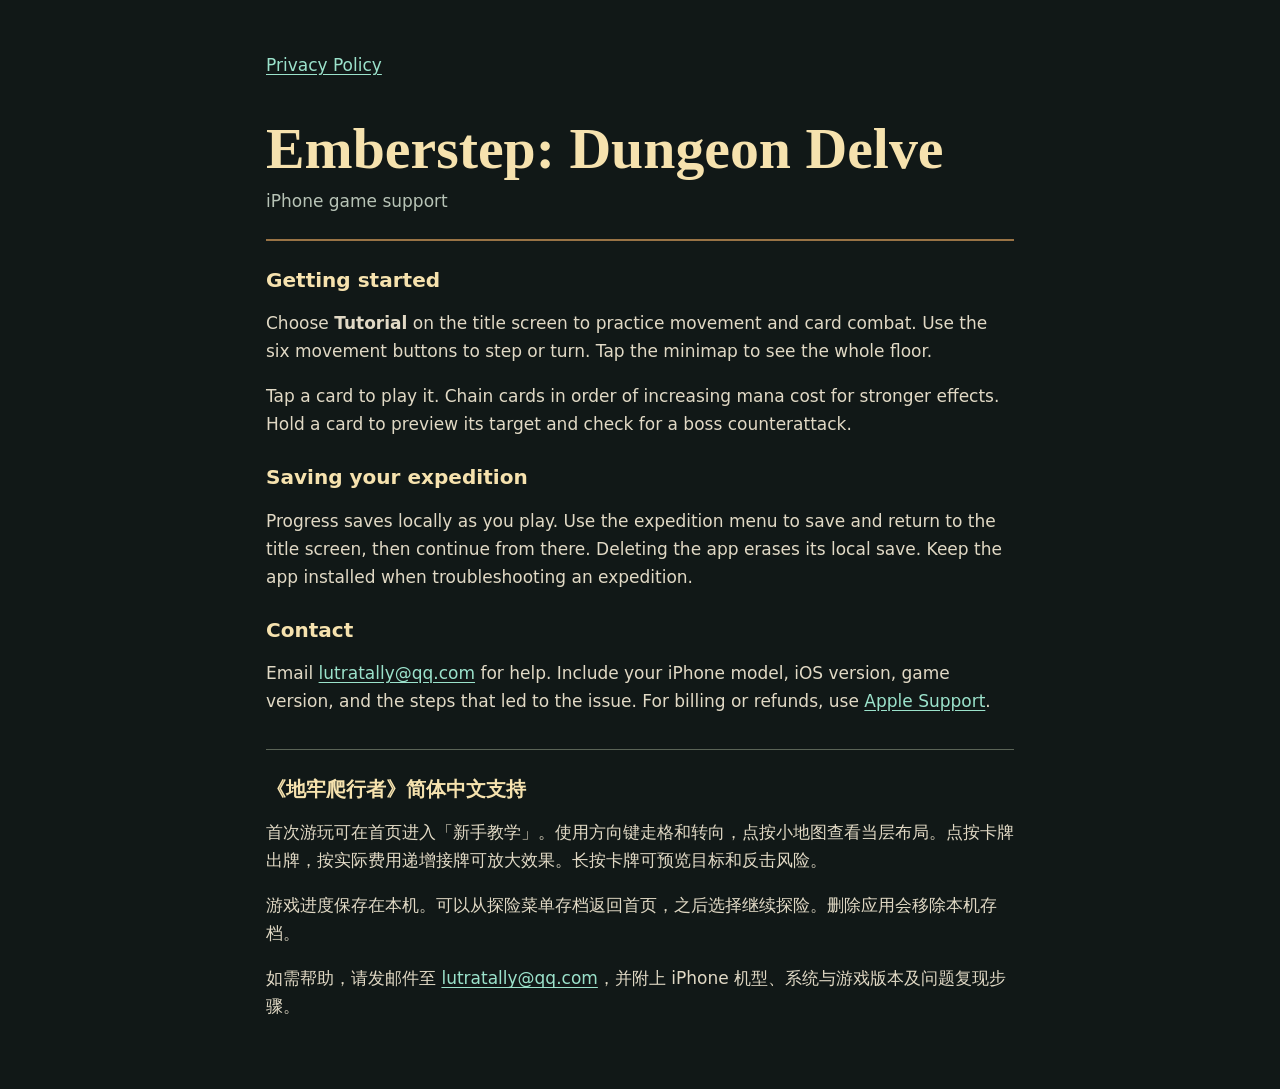
<file: index.html>
<!doctype html>
<html lang="en">
<head>
  <meta charset="utf-8">
  <meta name="viewport" content="width=device-width, initial-scale=1">
  <meta name="description" content="Controls, save information, and support for Emberstep: Dungeon Delve on iPhone.">
  <title>Emberstep: Dungeon Delve Support</title>
  <link rel="stylesheet" href="site.css">
</head>
<body>
  <main>
    <header>
      <a href="privacy.html">Privacy Policy</a>
      <h1>Emberstep: Dungeon Delve</h1>
      <p>iPhone game support</p>
    </header>
    <section>
      <h2>Getting started</h2>
      <p>Choose <strong>Tutorial</strong> on the title screen to practice movement and card combat. Use the six movement buttons to step or turn. Tap the minimap to see the whole floor.</p>
      <p>Tap a card to play it. Chain cards in order of increasing mana cost for stronger effects. Hold a card to preview its target and check for a boss counterattack.</p>
      <h2>Saving your expedition</h2>
      <p>Progress saves locally as you play. Use the expedition menu to save and return to the title screen, then continue from there. Deleting the app erases its local save. Keep the app installed when troubleshooting an expedition.</p>
      <h2>Contact</h2>
      <p>Email <a href="mailto:lutratally@qq.com?subject=Emberstep%20iPhone%20support">lutratally@qq.com</a> for help. Include your iPhone model, iOS version, game version, and the steps that led to the issue. For billing or refunds, use <a href="https://support.apple.com/billing">Apple Support</a>.</p>
    </section>
    <section lang="zh-Hans">
      <h2>《地牢爬行者》简体中文支持</h2>
      <p>首次游玩可在首页进入「新手教学」。使用方向键走格和转向，点按小地图查看当层布局。点按卡牌出牌，按实际费用递增接牌可放大效果。长按卡牌可预览目标和反击风险。</p>
      <p>游戏进度保存在本机。可以从探险菜单存档返回首页，之后选择继续探险。删除应用会移除本机存档。</p>
      <p>如需帮助，请发邮件至 <a href="mailto:lutratally@qq.com?subject=%E5%9C%B0%E7%89%A2%E7%88%AC%E8%A1%8C%E8%80%85%20iPhone%20%E6%94%AF%E6%8C%81">lutratally@qq.com</a>，并附上 iPhone 机型、系统与游戏版本及问题复现步骤。</p>
    </section>
  </main>
</body>
</html>
</file>
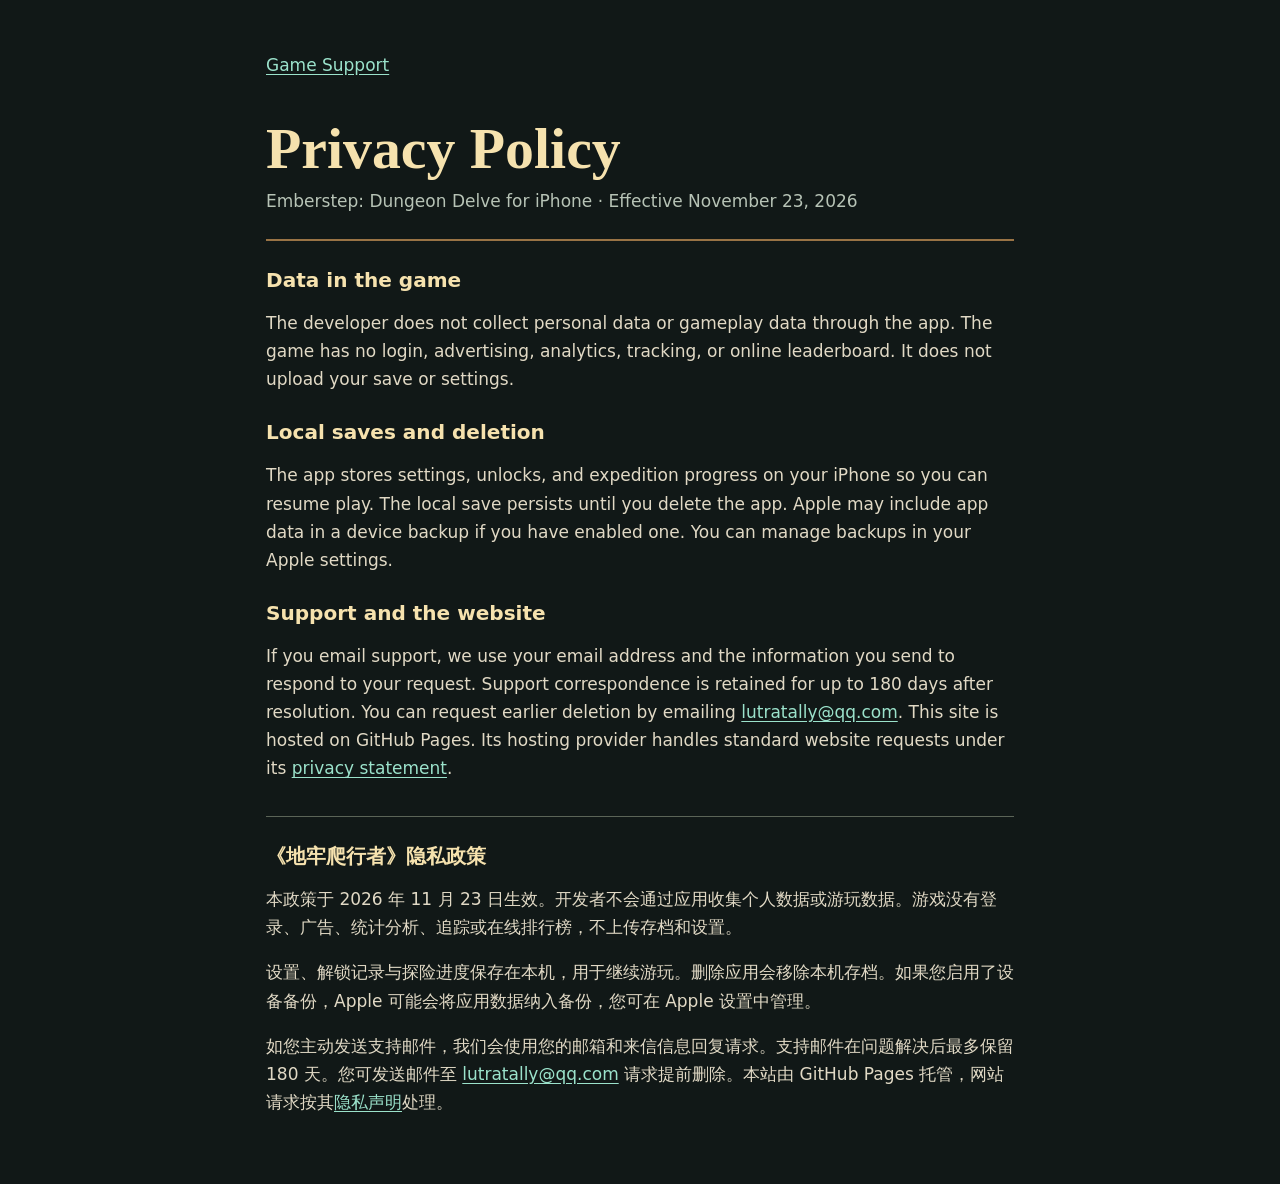
<file: privacy.html>
<!doctype html>
<html lang="en">
<head>
  <meta charset="utf-8">
  <meta name="viewport" content="width=device-width, initial-scale=1">
  <meta name="description" content="Privacy policy for Emberstep: Dungeon Delve on iPhone.">
  <title>Emberstep: Dungeon Delve Privacy Policy</title>
  <link rel="stylesheet" href="site.css">
</head>
<body>
  <main>
    <header>
      <a href="./">Game Support</a>
      <h1>Privacy Policy</h1>
      <p>Emberstep: Dungeon Delve for iPhone · Effective November 23, 2026</p>
    </header>
    <section>
      <h2>Data in the game</h2>
      <p>The developer does not collect personal data or gameplay data through the app. The game has no login, advertising, analytics, tracking, or online leaderboard. It does not upload your save or settings.</p>
      <h2>Local saves and deletion</h2>
      <p>The app stores settings, unlocks, and expedition progress on your iPhone so you can resume play. The local save persists until you delete the app. Apple may include app data in a device backup if you have enabled one. You can manage backups in your Apple settings.</p>
      <h2>Support and the website</h2>
      <p>If you email support, we use your email address and the information you send to respond to your request. Support correspondence is retained for up to 180 days after resolution. You can request earlier deletion by emailing <a href="mailto:lutratally@qq.com?subject=Emberstep%20privacy">lutratally@qq.com</a>. This site is hosted on GitHub Pages. Its hosting provider handles standard website requests under its <a href="https://docs.github.com/en/site-policy/privacy-policies/github-general-privacy-statement">privacy statement</a>.</p>
    </section>
    <section lang="zh-Hans">
      <h2>《地牢爬行者》隐私政策</h2>
      <p>本政策于 2026 年 11 月 23 日生效。开发者不会通过应用收集个人数据或游玩数据。游戏没有登录、广告、统计分析、追踪或在线排行榜，不上传存档和设置。</p>
      <p>设置、解锁记录与探险进度保存在本机，用于继续游玩。删除应用会移除本机存档。如果您启用了设备备份，Apple 可能会将应用数据纳入备份，您可在 Apple 设置中管理。</p>
      <p>如您主动发送支持邮件，我们会使用您的邮箱和来信信息回复请求。支持邮件在问题解决后最多保留 180 天。您可发送邮件至 <a href="mailto:lutratally@qq.com">lutratally@qq.com</a> 请求提前删除。本站由 GitHub Pages 托管，网站请求按其<a href="https://docs.github.com/en/site-policy/privacy-policies/github-general-privacy-statement">隐私声明</a>处理。</p>
    </section>
  </main>
</body>
</html>
</file>
<file: site.css>
:root {
  color-scheme: dark;
  background: #111817;
  color: #e1d9c5;
  font: 17px/1.65 system-ui, sans-serif;
}
body { margin: 0; }
main { max-width: 44rem; margin: auto; padding: clamp(1.15rem, 5vw, 3rem); }
header { border-bottom: 2px solid #997345; padding-bottom: 1.4rem; }
h1, h2 { color: #f6e2ae; line-height: 1.2; }
h1 { font: 700 clamp(2rem, 7vw, 3.4rem)/1.08 Georgia, serif; margin-bottom: .4rem; }
h2 { font-size: 1.18rem; margin-top: 1.6rem; }
header p { color: #b7c3b6; margin: 0; }
section[lang] { border-top: 1px solid #5b6457; margin-top: 2rem; }
a { color: #9be2cb; text-underline-offset: .18em; }
a:focus-visible { outline: 2px solid #f6e2ae; outline-offset: .17em; }
</file>
